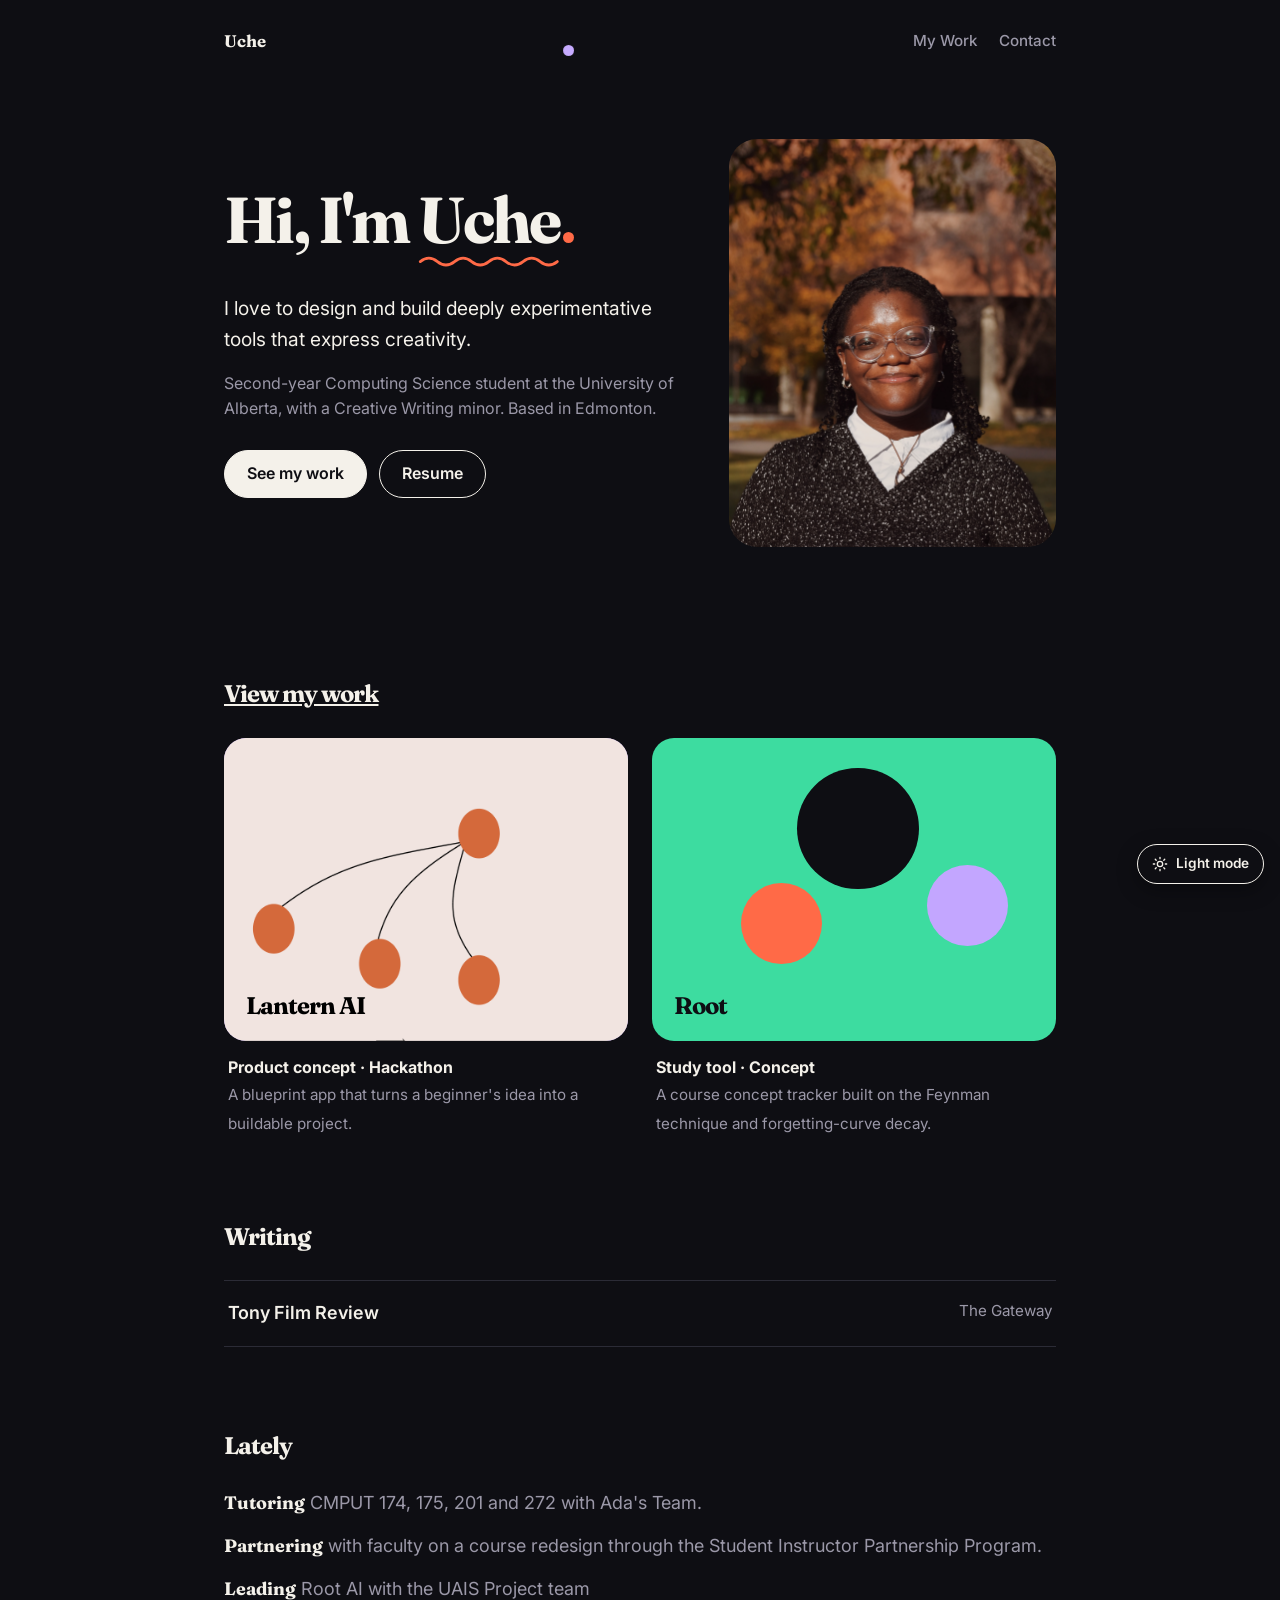
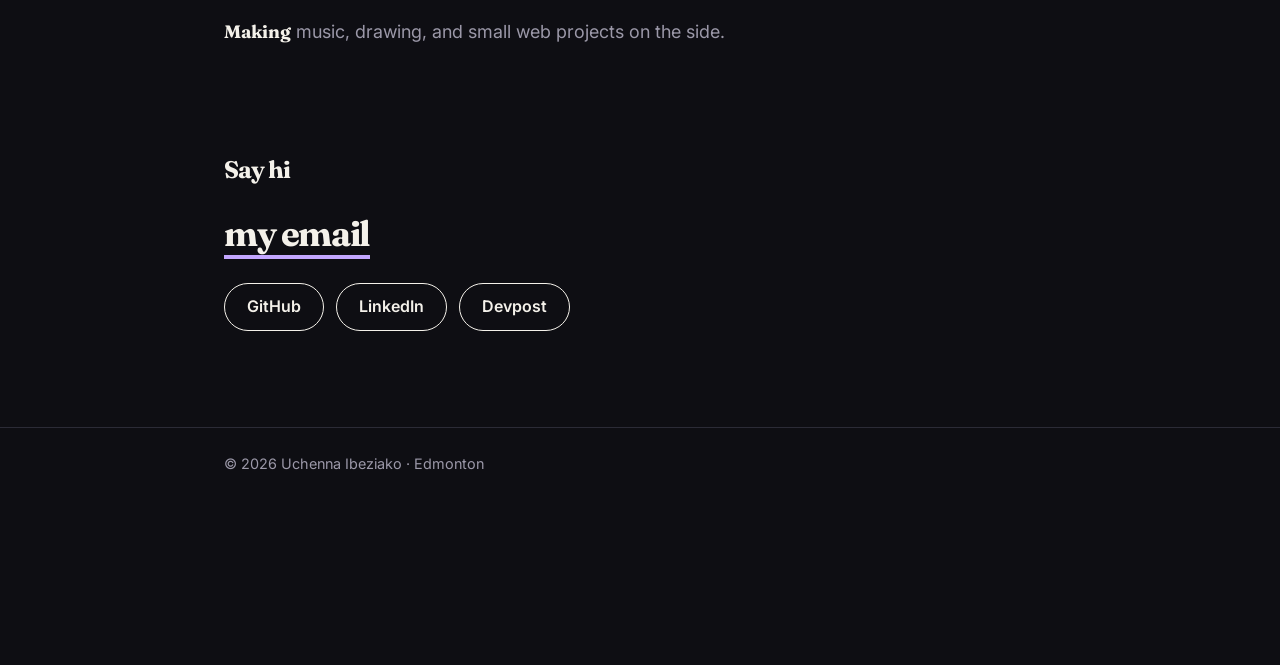
<file: index.html>
<!DOCTYPE html>
<html lang="en">
<head>
  <meta charset="UTF-8" />
  <meta name="viewport" content="width=device-width, initial-scale=1" />
  <meta name="color-scheme" content="dark" />
  <title>Uche | Designer &amp; Developer</title>
  <meta name="description" content="Uche is a computing science student and writer in Edmonton who likes to build and design things people can use." />
  <link rel="preconnect" href="https://fonts.googleapis.com" />
  <link rel="preconnect" href="https://fonts.gstatic.com" crossorigin />
  <link href="https://fonts.googleapis.com/css2?family=Fraunces:opsz,wght@9..144,700&family=Inter:wght@400;500;600&display=swap" rel="stylesheet" />  <link rel="stylesheet" href="./style.css" />
</head>
<body>

  <div class="cursor" aria-hidden="true"></div>

  <header class="top">
    <div class="wrap">
      <a class="logo" href="#">Uche</a>
      <nav>
        <a href="./work.html">My Work</a>
        <a href="#contact">Contact</a>
      </nav>
    </div>
  </header>

  <main class="wrap">

    <section class="hero">
      <div>
        <h1>Hi, I'm <span class="uche">Uche<svg class="wave" viewBox="0 0 124 8" preserveAspectRatio="none" aria-hidden="true"><path pathLength="1" d="M2 4 q7.5 -6 15 0 t15 0 t15 0 t15 0 t15 0 t15 0 t15 0 t15 0"/></svg></span><span class="dot" aria-hidden="true"></span></h1>
        <p>I love to design and build deeply experimentative tools that express creativity.</p>
        <p class="small">
          Second-year Computing Science student at the University of Alberta, with a Creative Writing minor.
          Based in Edmonton.
        </p>
        <div class="links">
          <a class="pill solid" href="./work.html">See my work</a>
          <!-- TODO: add your resume PDF to the repo and keep this link -->
          <a class="pill" href="./uche-resume.pdf">Resume</a>
        </div>
      </div>

      <!-- TODO: save your photo as photo.jpg next to this file. Until then the placeholder shows. -->
      <figure class="photo">
        <img src="./photos/main photo.25_VSCO.JPG" alt="Photo of Uche" onerror="this.remove()" />
      </figure>
    </section>

    <section id="work">
      <a href="work.html"><h2 class="label">View my work</h2></a>
      <div class="grid">

        <a class="card" href="Lantern-AI.html">
          <div class="cover c-lilac">
          <img src="./photos/Pasted-Graphic.png" alt="Lantern AI" onerror="this.remove()" />            
          <h3 style="color:#000">Lantern AI</h3>
          </div>
          <div class="meta"><strong>Product concept · Hackathon</strong><span>A blueprint app that turns a beginner's idea into a buildable project.</span></div>
        </a>

        <a class="card" href="RootAI.html">
          <div class="cover c-mint">
            <span class="shape s-root-1"></span><span class="shape s-root-2"></span><span class="shape s-root-3"></span>
            <h3>Root</h3>
          </div>
          <div class="meta"><strong>Study tool · Concept</strong><span>A course concept tracker built on the Feynman technique and forgetting-curve decay.</span></div>
        </a>

      </div>
    </section>     

    <section id="writing">
      <h2 class="label">Writing</h2>
      <ul class="list">
        <!-- TODO: swap in your real Gateway articles, with links -->
        <li><a href="https://thegatewayonline.ca/2026/10/film-review-tony/">Tony Film Review <span>The Gateway</span></a></li>
        </ul>
    </section>

    <section>
      <h2 class="label">Lately</h2>
      <div class="now">
        <p><b>Tutoring</b> CMPUT 174, 175, 201 and 272 with Ada's Team.</p>
        <p><b>Partnering</b> with faculty on a course redesign through the Student Instructor Partnership Program.</p>
        <p><b>Leading</b> Root AI with the UAIS Project team</p>
        <p><b>Making</b> music, drawing, and small web projects on the side.</p>
      </div>
    </section>

    <section id="contact" class="contact">
      <h2 class="label">Say hi</h2>

      <a class="big" href="mailto:ibeziako@ualberta.ca"> my email</a>
      <div class="socials">
        <a class="pill" href="https://github.com/janheko">GitHub</a>
        <a class="pill" href="https://www.linkedin.com/in/uchenna-ibeziako">LinkedIn</a>
        <a class="pill" href="https://devpost.com/ucibeziako">Devpost</a>

      </div>
    </section>

  </main>

  <footer>
    <div class="wrap">© <span id="year"></span> Uchenna Ibeziako · Edmonton</div>
  </footer>
  <!-- <div class="picker" aria-label="Font preview">
    <div class="row"><b>Headline</b><div class="btns" id="dispBtns"></div></div>
    <div class="row"><b>Body</b><div class="btns" id="bodyBtns"></div></div>
  </div> -->
  <script src="./script.js" defer></script>
</body>
</html>
</file>
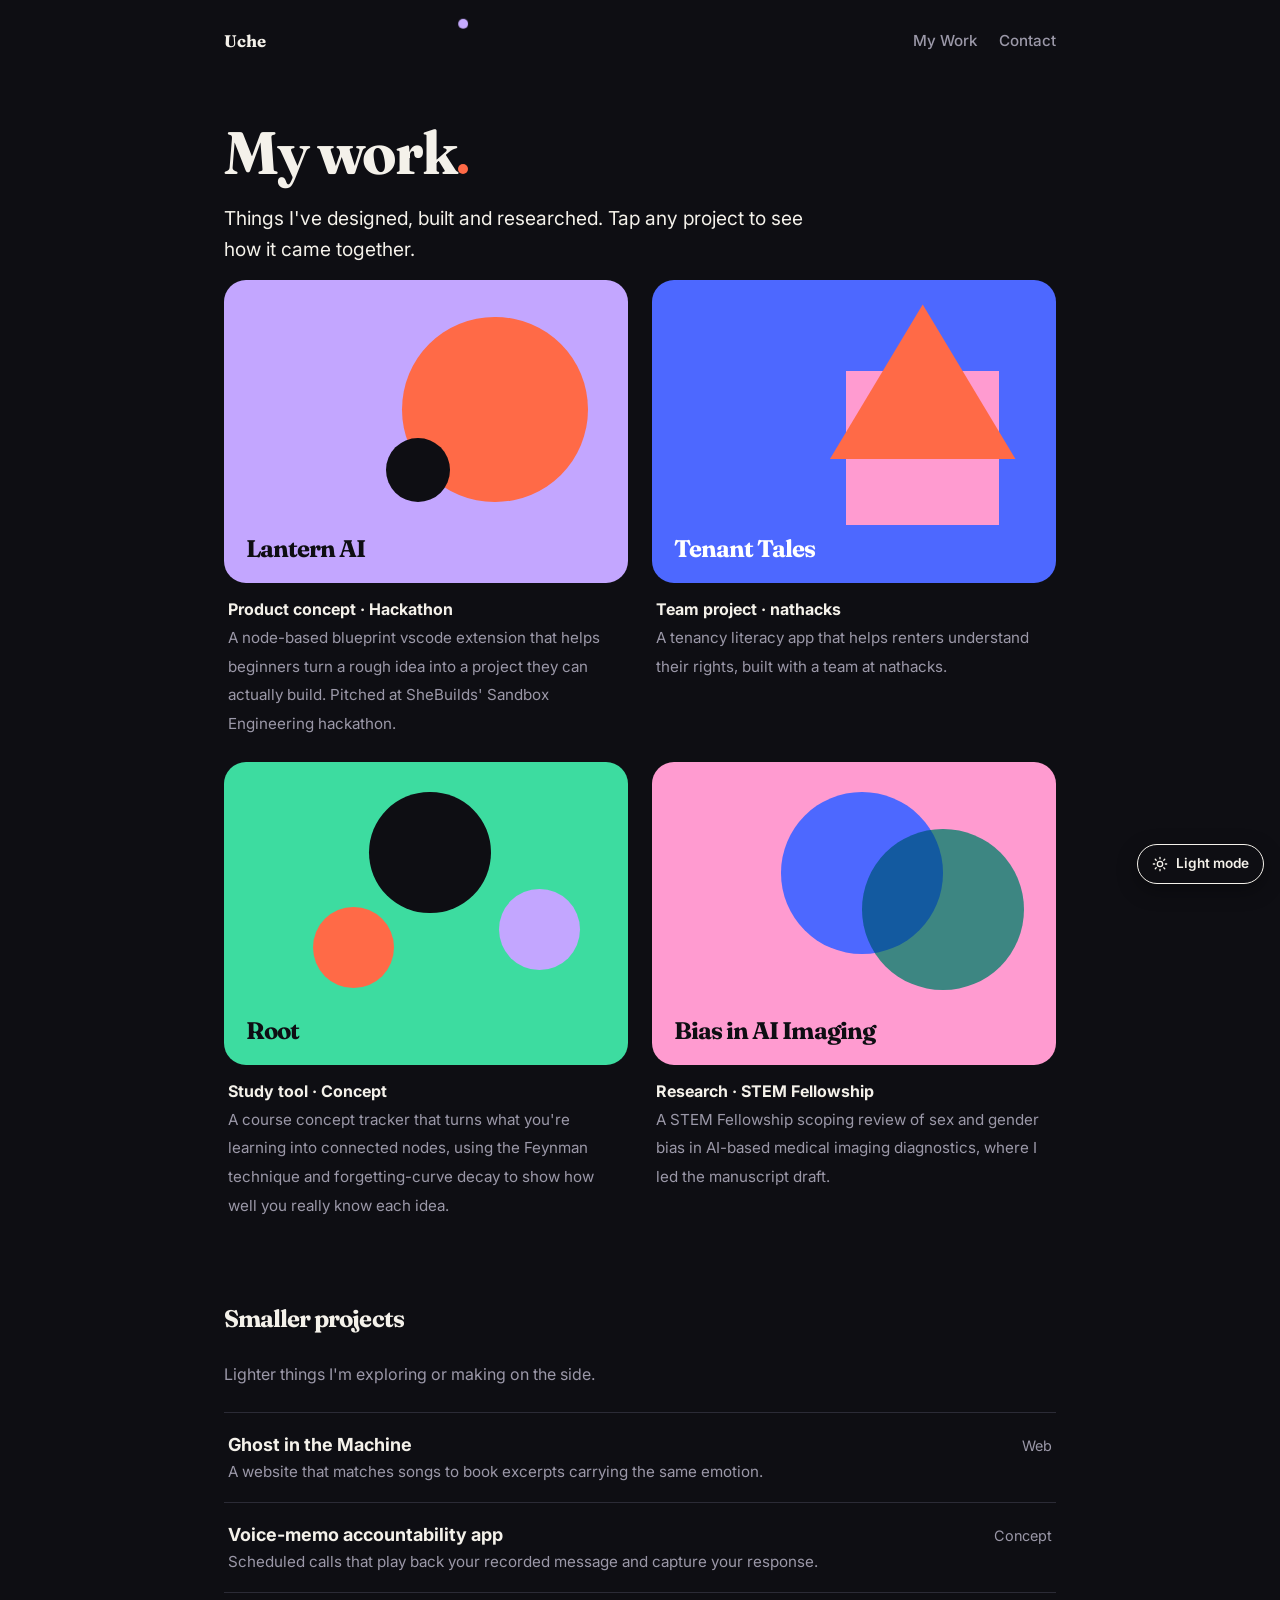
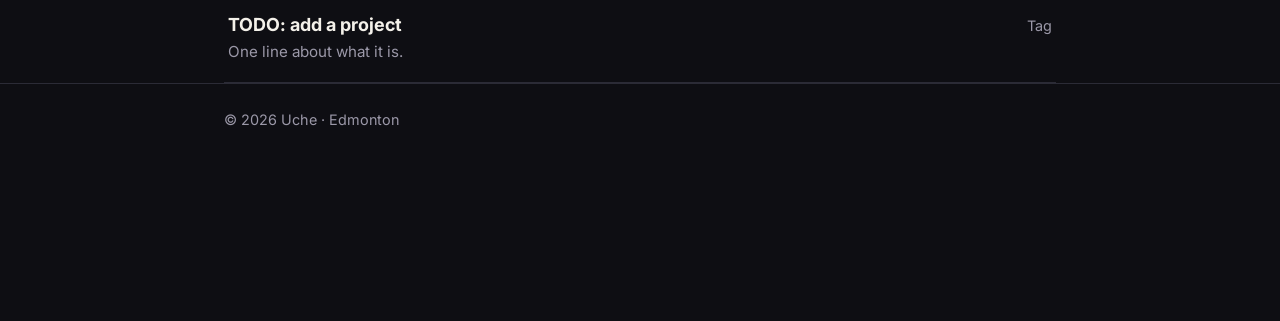
<file: about.html>
<!DOCTYPE html>
<html lang="en">
<head>
  <meta charset="UTF-8" />
  <meta name="viewport" content="width=device-width, initial-scale=1" />
  <meta name="color-scheme" content="dark" />
  <title>My work | Uche</title>
  <meta name="description" content="Projects by Uche: apps, concepts and research." />
  <link rel="preconnect" href="https://fonts.googleapis.com" />
  <link rel="preconnect" href="https://fonts.gstatic.com" crossorigin />
  <link href="https://fonts.googleapis.com/css2?family=Bricolage+Grotesque:opsz,wght@12..96,700;12..96,800&family=Fraunces:opsz,wght@9..144,700&family=Syne:wght@800&family=Space+Grotesk:wght@700&family=Instrument+Serif&family=Unbounded:wght@700&family=DM+Serif+Display&family=DM+Sans:wght@400;500;600&family=Inter:wght@400;500;600&family=Libre+Bodoni:wght@400;500;600&display=swap" rel="stylesheet" />
  <link rel="stylesheet" href="./style.css" />
</head>
<body>

  <div class="cursor" aria-hidden="true"></div>

  <header class="top">
    <div class="wrap">
      <a class="logo" href="index.html">Uche</a>
      <nav>
        <a href="work.html">My Work</a>
        <a href="index.html#contact">Contact</a>
      </nav>
    </div>
  </header>

  <main class="wrap">
    <section class="page-head">
      <h1 class="page-title">My work<span class="dot" aria-hidden="true"></span></h1>
      <p class="lede">Things I've designed, built and researched. Tap any project to see how it came together.</p>
    </section>

    <section>
      <div class="grid">

        <a class="card" href="lantern-ai.html">
          <div class="cover c-lilac">
            <span class="shape s-lantern-1"></span><span class="shape s-lantern-2"></span>
            <h3>Lantern AI</h3>
          </div>
          <div class="meta"><strong>Product concept · Hackathon</strong><span>A node-based blueprint vscode extension that helps beginners turn a rough idea into a project they can actually build. Pitched at SheBuilds' Sandbox Engineering hackathon.</span></div>
        </a>

        <a class="card" href="tenant-tales.html">
          <div class="cover c-cobalt">
            <span class="shape s-house-1"></span><span class="shape s-house-2"></span>
            <h3>Tenant Tales</h3>
          </div>
          <div class="meta"><strong>Team project · nathacks</strong><span>A tenancy literacy app that helps renters understand their rights, built with a team at nathacks.</span></div>
        </a>

        <a class="card" href="root.html">
          <div class="cover c-mint">
            <span class="shape s-root-1"></span><span class="shape s-root-2"></span><span class="shape s-root-3"></span>
            <h3>Root</h3>
          </div>
          <div class="meta"><strong>Study tool · Concept</strong><span>A course concept tracker that turns what you're learning into connected nodes, using the Feynman technique and forgetting-curve decay to show how well you really know each idea.</span></div>
        </a>

        <a class="card" href="bias-in-ai-imaging.html">
          <div class="cover c-pink">
            <span class="shape s-rev-1"></span><span class="shape s-rev-2"></span>
            <h3>Bias in AI Imaging</h3>
          </div>
          <div class="meta"><strong>Research · STEM Fellowship</strong><span>A STEM Fellowship scoping review of sex and gender bias in AI-based medical imaging diagnostics, where I led the manuscript draft.</span></div>
        </a>

      </div>
    </section>

    <section>
      <h2 class="label">Smaller projects</h2>
      <p class="lede small">Lighter things I'm exploring or making on the side.</p>
      <!-- TODO: edit these rows, or copy a row to add more. Delete any you don't want public. -->
      <ul class="rows">
        <li><div><strong>Ghost in the Machine</strong><span>A website that matches songs to book excerpts carrying the same emotion.</span></div><em>Web</em></li>
        <li><div><strong>Voice-memo accountability app</strong><span>Scheduled calls that play back your recorded message and capture your response.</span></div><em>Concept</em></li>
        <li><div><strong>TODO: add a project</strong><span>One line about what it is.</span></div><em>Tag</em></li>
      </ul>
    </section>

  </main>

  <footer>
    <div class="wrap">© <span id="year"></span> Uche · Edmonton</div>
  </footer>

  <script src="./script.js" defer></script>
</body>
</html>
</file>
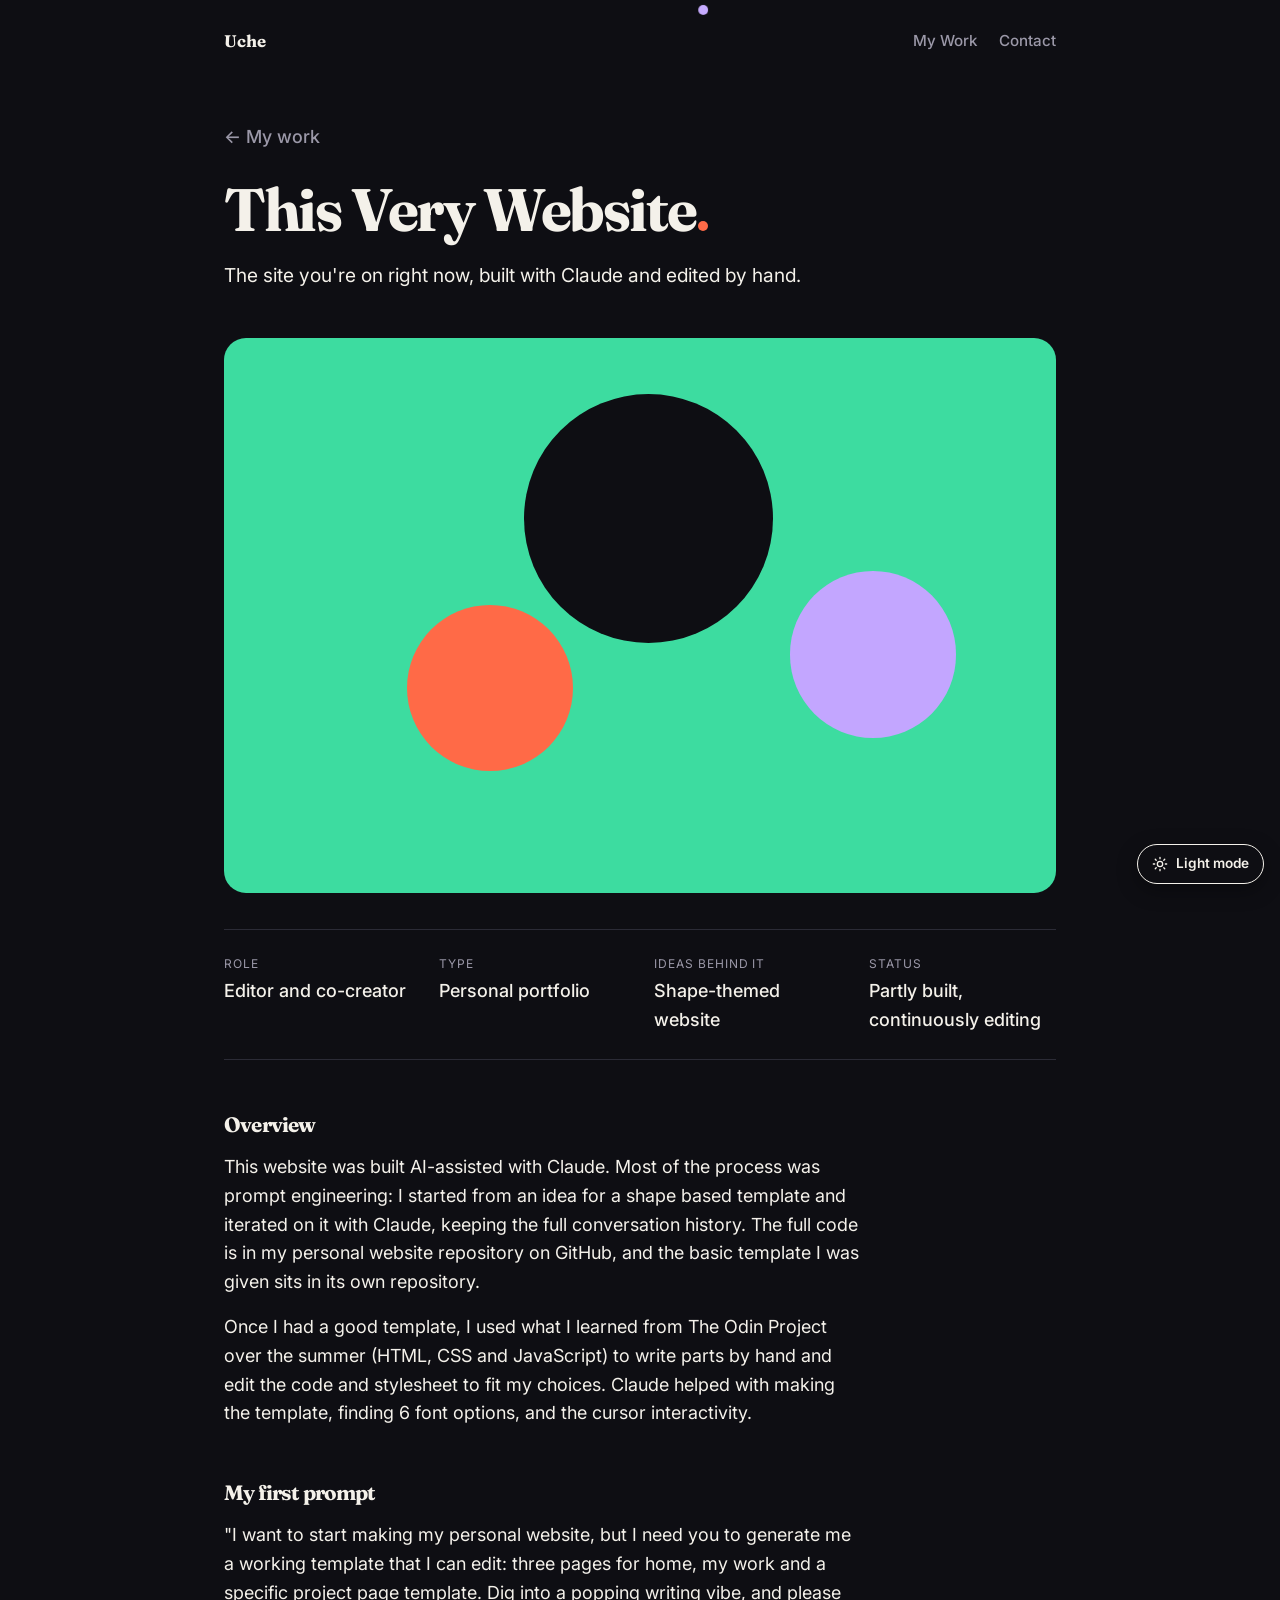
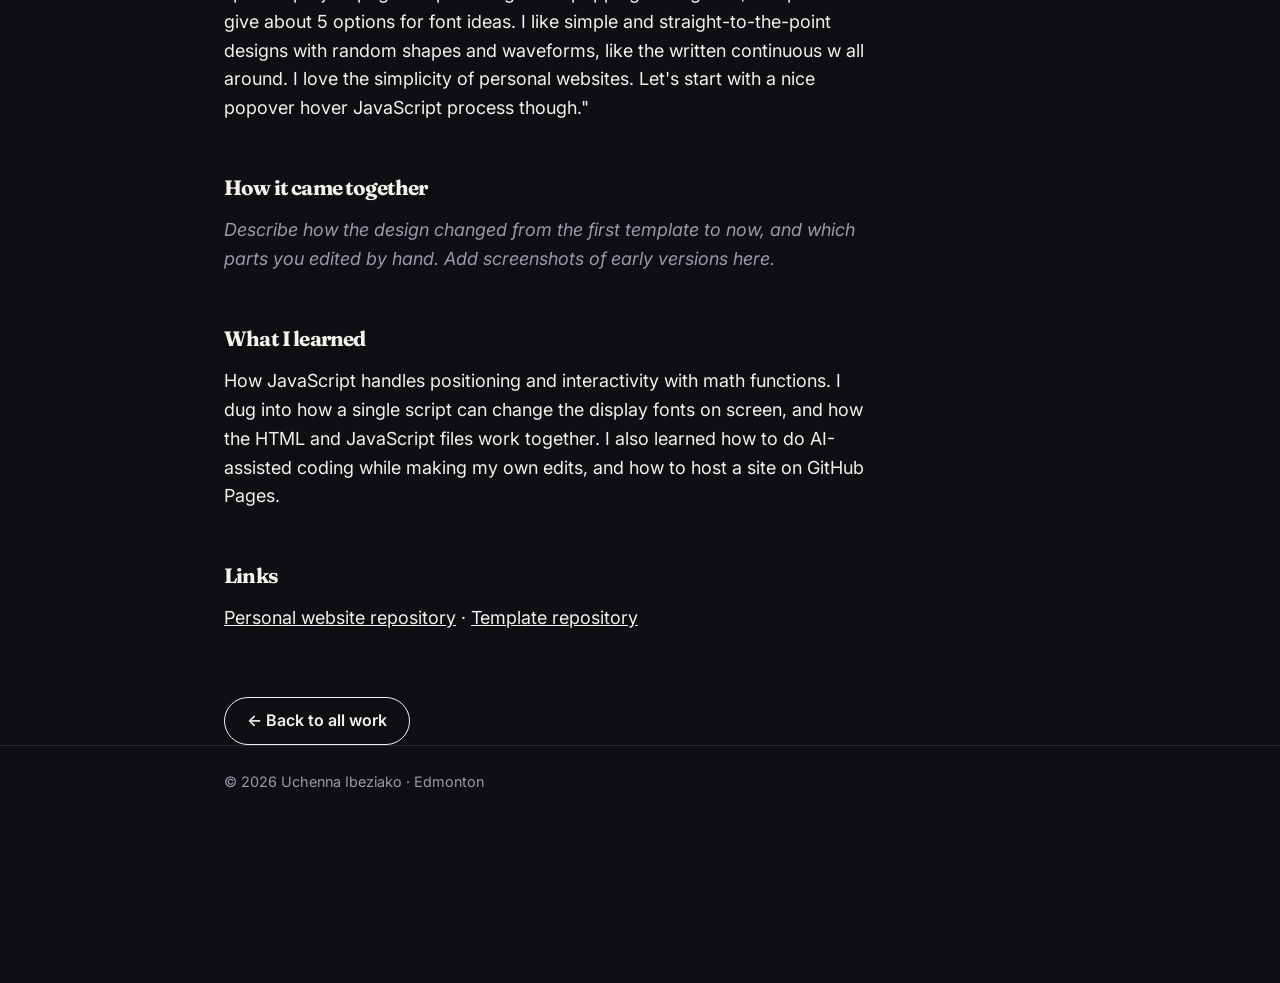
<file: faro.html>
<!DOCTYPE html>
<html lang="en">
<head>
<meta charset="UTF-8" />
<meta name="viewport" content="width=device-width, initial-scale=1" />
<meta name="color-scheme" content="dark" />
<title>This Very Website | Uche</title>
<meta name="description" content="The process of creating this personal website." />
<link rel="preconnect" href="https://fonts.googleapis.com" />
<link rel="preconnect" href="https://fonts.gstatic.com" crossorigin />
<link href="https://fonts.googleapis.com/css2?family=Fraunces:opsz,wght@9..144,700&family=Inter:wght@400;500;600&display=swap" rel="stylesheet" /><link rel="stylesheet" href="./style.css" />
</head>
<body>

<div class="cursor" aria-hidden="true"></div>

<header class="top">
<div class="wrap">
<a class="logo" href="index.html">Uche</a>
<nav>
<a href="work.html">My Work</a>
<a href="index.html#contact">Contact</a>
</nav>
</div>
</header>

<main class="wrap">
<article>
<section class="page-head">
<a class="back" href="work.html">← My work</a>
<h1 class="page-title">This Very Website<span class="dot" aria-hidden="true"></span></h1>
<p class="lede">The site you're on right now, built with Claude and edited by hand.</p>
</section>

<div class="cover wide c-mint"><span class="shape s-root-1"></span><span class="shape s-root-2"></span><span class="shape s-root-3"></span></div>

<dl class="facts">
<div>
<dt>Role</dt><dd>Editor and co-creator</dd>
</div>
<div>
<dt>Type</dt><dd>Personal portfolio</dd>
</div>
<div>
<dt>Ideas behind it</dt><dd>Shape-themed website</dd>
</div>
<div>
<dt>Status</dt><dd>Partly built, continuously editing</dd>
</div>
</dl>

<section class="prose">
<h2>Overview</h2>
<p>This website was built AI-assisted with Claude. Most of the process was prompt engineering: I started from an idea for a shape based template and iterated on it with Claude, keeping the full conversation history. The full code is in my personal website repository on GitHub, and the basic template I was given sits in its own repository.</p>
<p>Once I had a good template, I used what I learned from The Odin Project over the summer (HTML, CSS and JavaScript) to write parts by hand and edit the code and stylesheet to fit my choices. Claude helped with making the template, finding 6 font options, and the cursor interactivity.</p>

<h2>My first prompt</h2>
<p>"I want to start making my personal website, but I need you to generate me a working template that I can edit: three pages for home, my work and a specific project page template. Dig into a popping writing vibe, and please give about 5 options for font ideas. I like simple and straight-to-the-point designs with random shapes and waveforms, like the written continuous w all around. I love the simplicity of personal websites. Let's start with a nice popover hover JavaScript process though."</p>

<h2>How it came together</h2>
<!-- TODO: write a short paragraph or two on how the design changed over time (colors, dark mode, fonts, the cursor dot, the wave underline) and which parts you edited by hand. Screenshots of early versions would go well here. -->
<p class="todo">Describe how the design changed from the first template to now, and which parts you edited by hand. Add screenshots of early versions here.</p>

<h2>What I learned</h2>
<p>How JavaScript handles positioning and interactivity with math functions. I dug into how a single script can change the display fonts on screen, and how the HTML and JavaScript files work together. I also learned how to do AI-assisted coding while making my own edits, and how to host a site on GitHub Pages.</p>

<h2>Links</h2>
<!-- TODO: replace the two hrefs below with your real repository links -->
<p><a href="https://github.com/yourusername/your-website-repo">Personal website repository</a> · <a href="https://github.com/yourusername/your-template-repo">Template repository</a></p>
</section>

<p class="next"><a class="pill" href="work.html">← Back to all work</a></p>
</article>

</main>

<footer>
<div class="wrap">© <span id="year"></span> Uchenna Ibeziako · Edmonton</div>
</footer>

<script src="./script.js" defer></script>
</body>
</html>
</file>
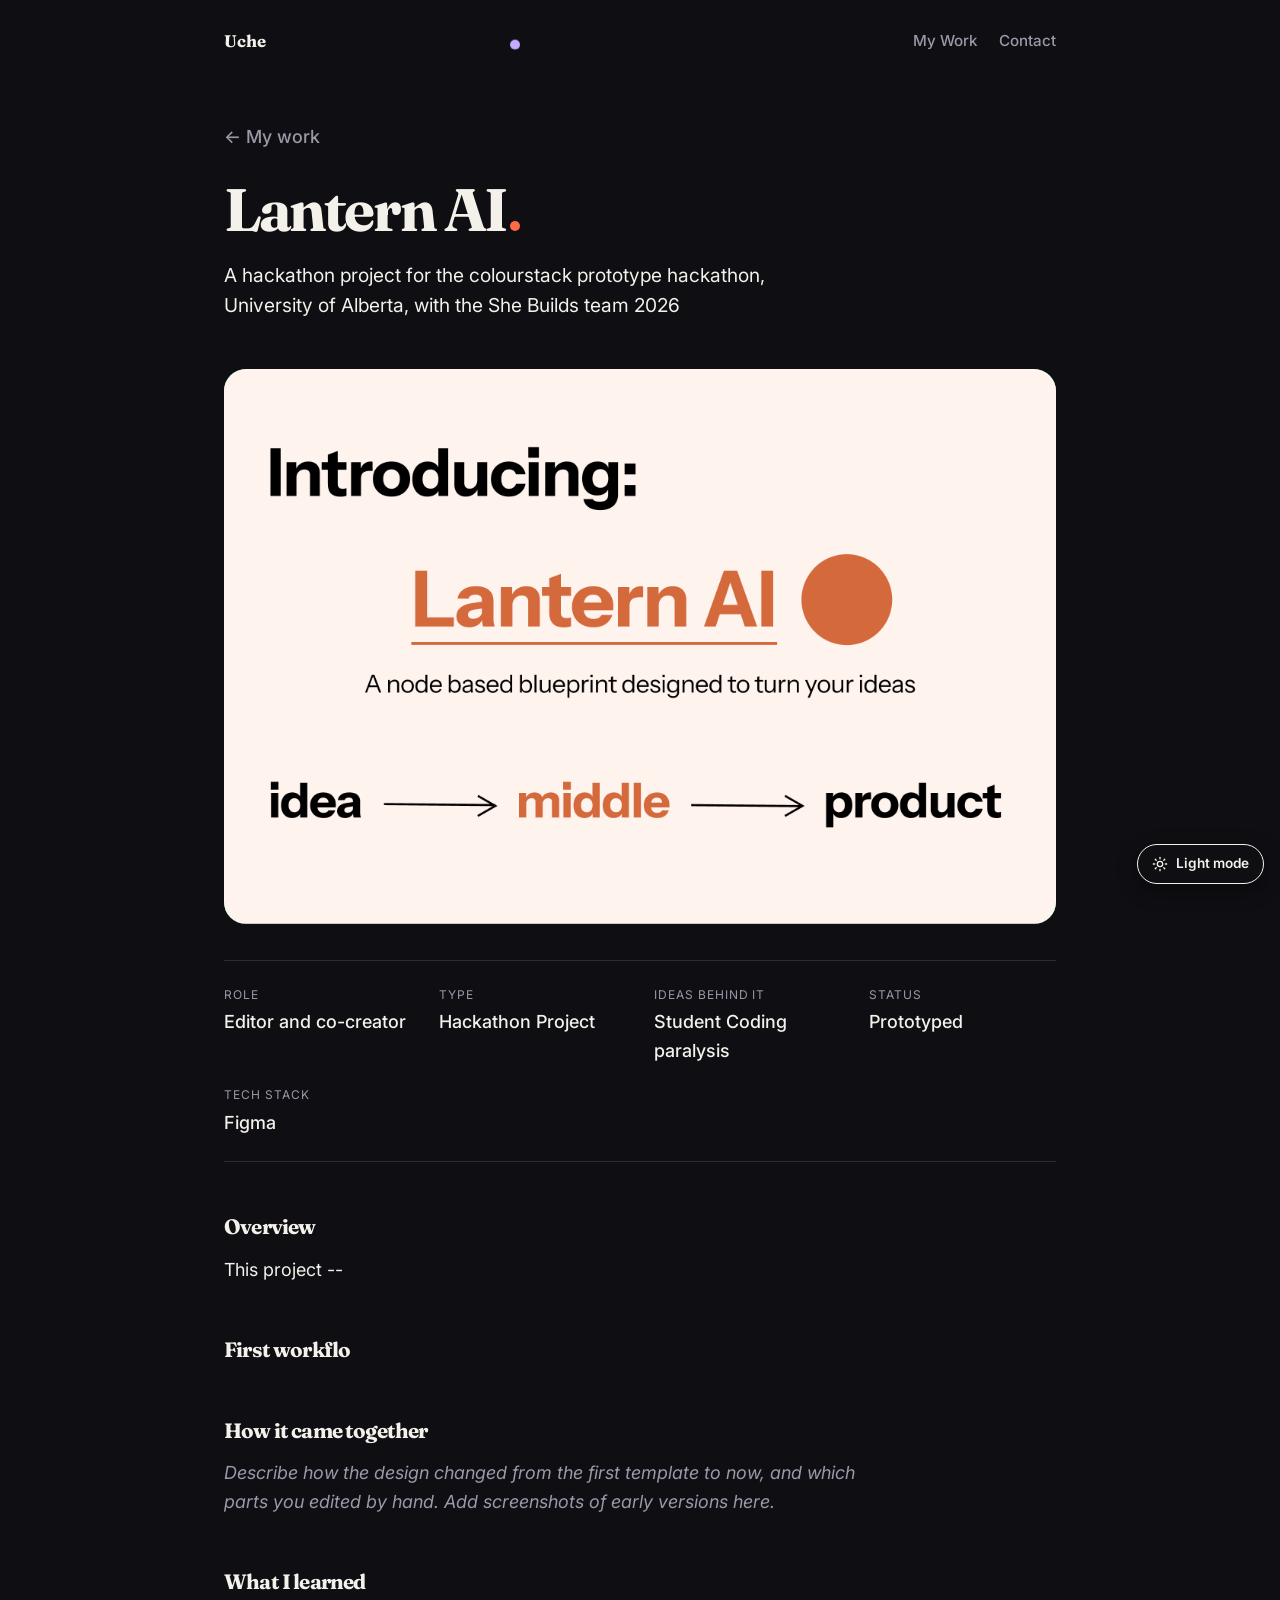
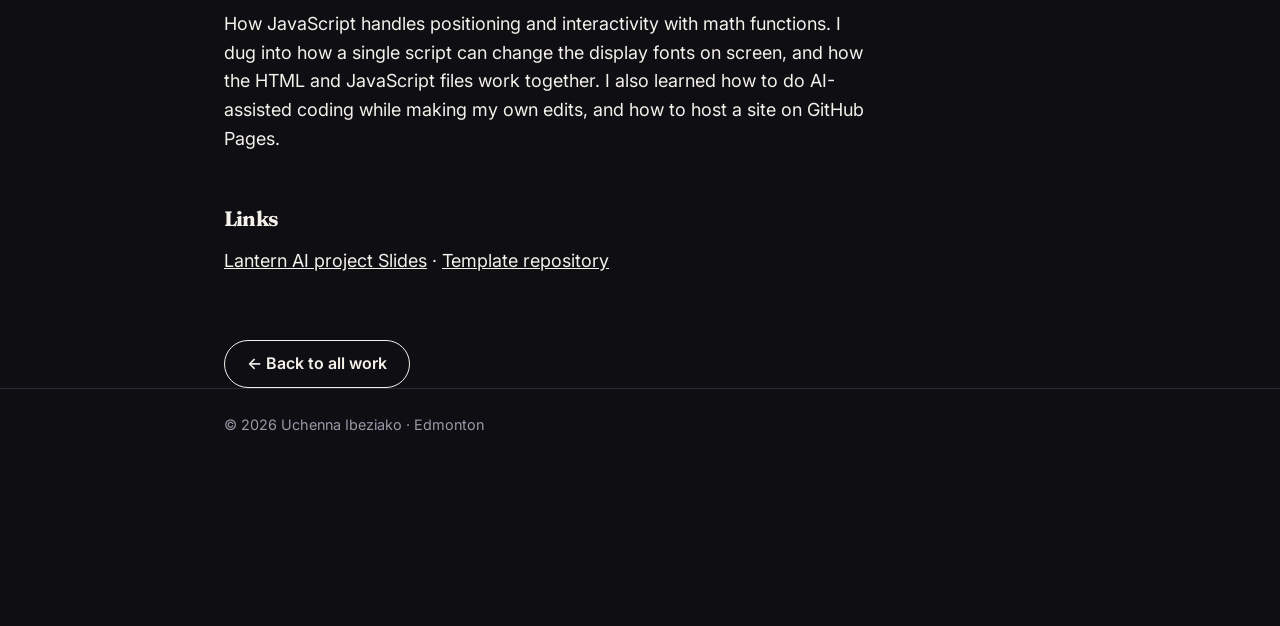
<file: Lantern-AI.html>
<!DOCTYPE html>
<html lang="en">
<head>
<meta charset="UTF-8" />
<meta name="viewport" content="width=device-width, initial-scale=1" />
<meta name="color-scheme" content="dark" />
<title>Lantern AI | Uche</title>
<meta name="description" content="The process of creating this personal website." />
<link rel="preconnect" href="https://fonts.googleapis.com" />
<link rel="preconnect" href="https://fonts.gstatic.com" crossorigin />
<link href="https://fonts.googleapis.com/css2?family=Fraunces:opsz,wght@9..144,700&family=Inter:wght@400;500;600&display=swap" rel="stylesheet" /><link rel="stylesheet" href="./style.css" />
</head>
<body>

<div class="cursor" aria-hidden="true"></div>

<header class="top">
<div class="wrap">
<a class="logo" href="index.html">Uche</a>
<nav>
<a href="work.html">My Work</a>
<a href="index.html#contact">Contact</a>
</nav>
</div>
</header>

<main class="wrap">
<article>
<section class="page-head">
<a class="back" href="work.html">← My work</a>
<h1 class="page-title">Lantern AI<span class="dot" aria-hidden="true"></span></h1>
<p class="lede">A hackathon project for the colourstack prototype hackathon, University of Alberta, with the She Builds team 2026</p>
</section>

<div class="cover wide c-mint">
  <img src="./photos/Introducing.png" alt="Project name" />
</div>
<dl class="facts">
<div>
<dt>Role</dt><dd>Editor and co-creator</dd>
</div>
<div>
<dt>Type</dt><dd>Hackathon Project</dd>
</div>
<div>
<dt>Ideas behind it</dt><dd>Student Coding paralysis</dd>
</div>
<div>
<dt>Status</dt><dd>Prototyped</dd>
</div>
<div>
<dt>Tech Stack</dt><dd>Figma</dd>
</div>
</dl>

<section class="prose">
<h2>Overview</h2>
<p>This project --</p>

<h2>First workflo
</h2>

<h2>How it came together</h2>
<!-- TODO: write a short paragraph or two on how the design changed over time (colors, dark mode, fonts, the cursor dot, the wave underline) and which parts you edited by hand. Screenshots of early versions would go well here. -->
<p class="todo">Describe how the design changed from the first template to now, and which parts you edited by hand. Add screenshots of early versions here.</p>

<h2>What I learned</h2>
<p>How JavaScript handles positioning and interactivity with math functions. I dug into how a single script can change the display fonts on screen, and how the HTML and JavaScript files work together. I also learned how to do AI-assisted coding while making my own edits, and how to host a site on GitHub Pages.</p>

<h2>Links</h2>
<p><a href="https://www.figma.com/deck/Epm3qSWhaM7TWAYHZ91bam">Lantern AI project Slides</a> · <a href="https://www.figma.com/design/eRyX55rhddv7TNRur7KEzQ/shebuilds_PrototypeLink?node-id=0-1&t=sOOcQOLhF8r5W8Ih-1">Template repository</a></p>
</section>

<p class="next"><a class="pill" href="work.html">← Back to all work</a></p>
</article>

</main>

<footer>
<div class="wrap">© <span id="year"></span> Uchenna Ibeziako · Edmonton</div>
</footer>

<script src="./script.js" defer></script>
</body>
</html>
</file>
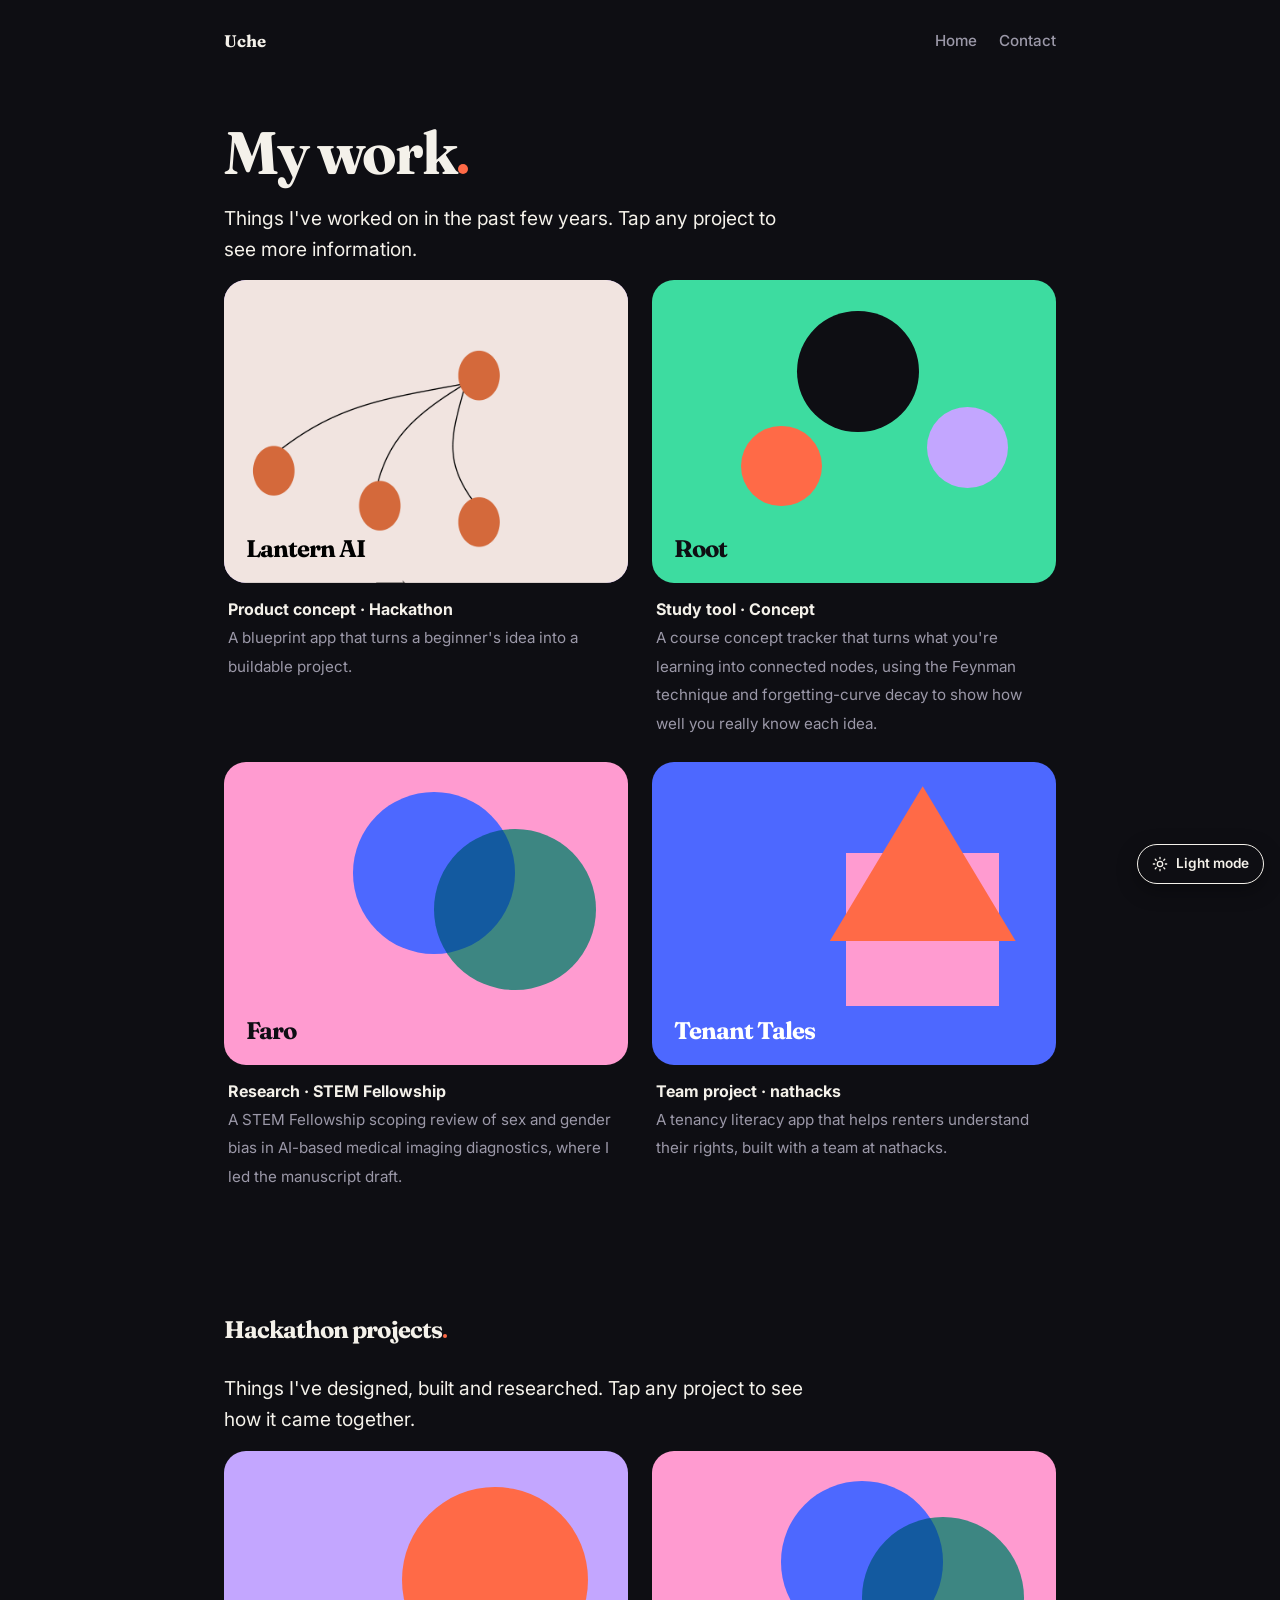
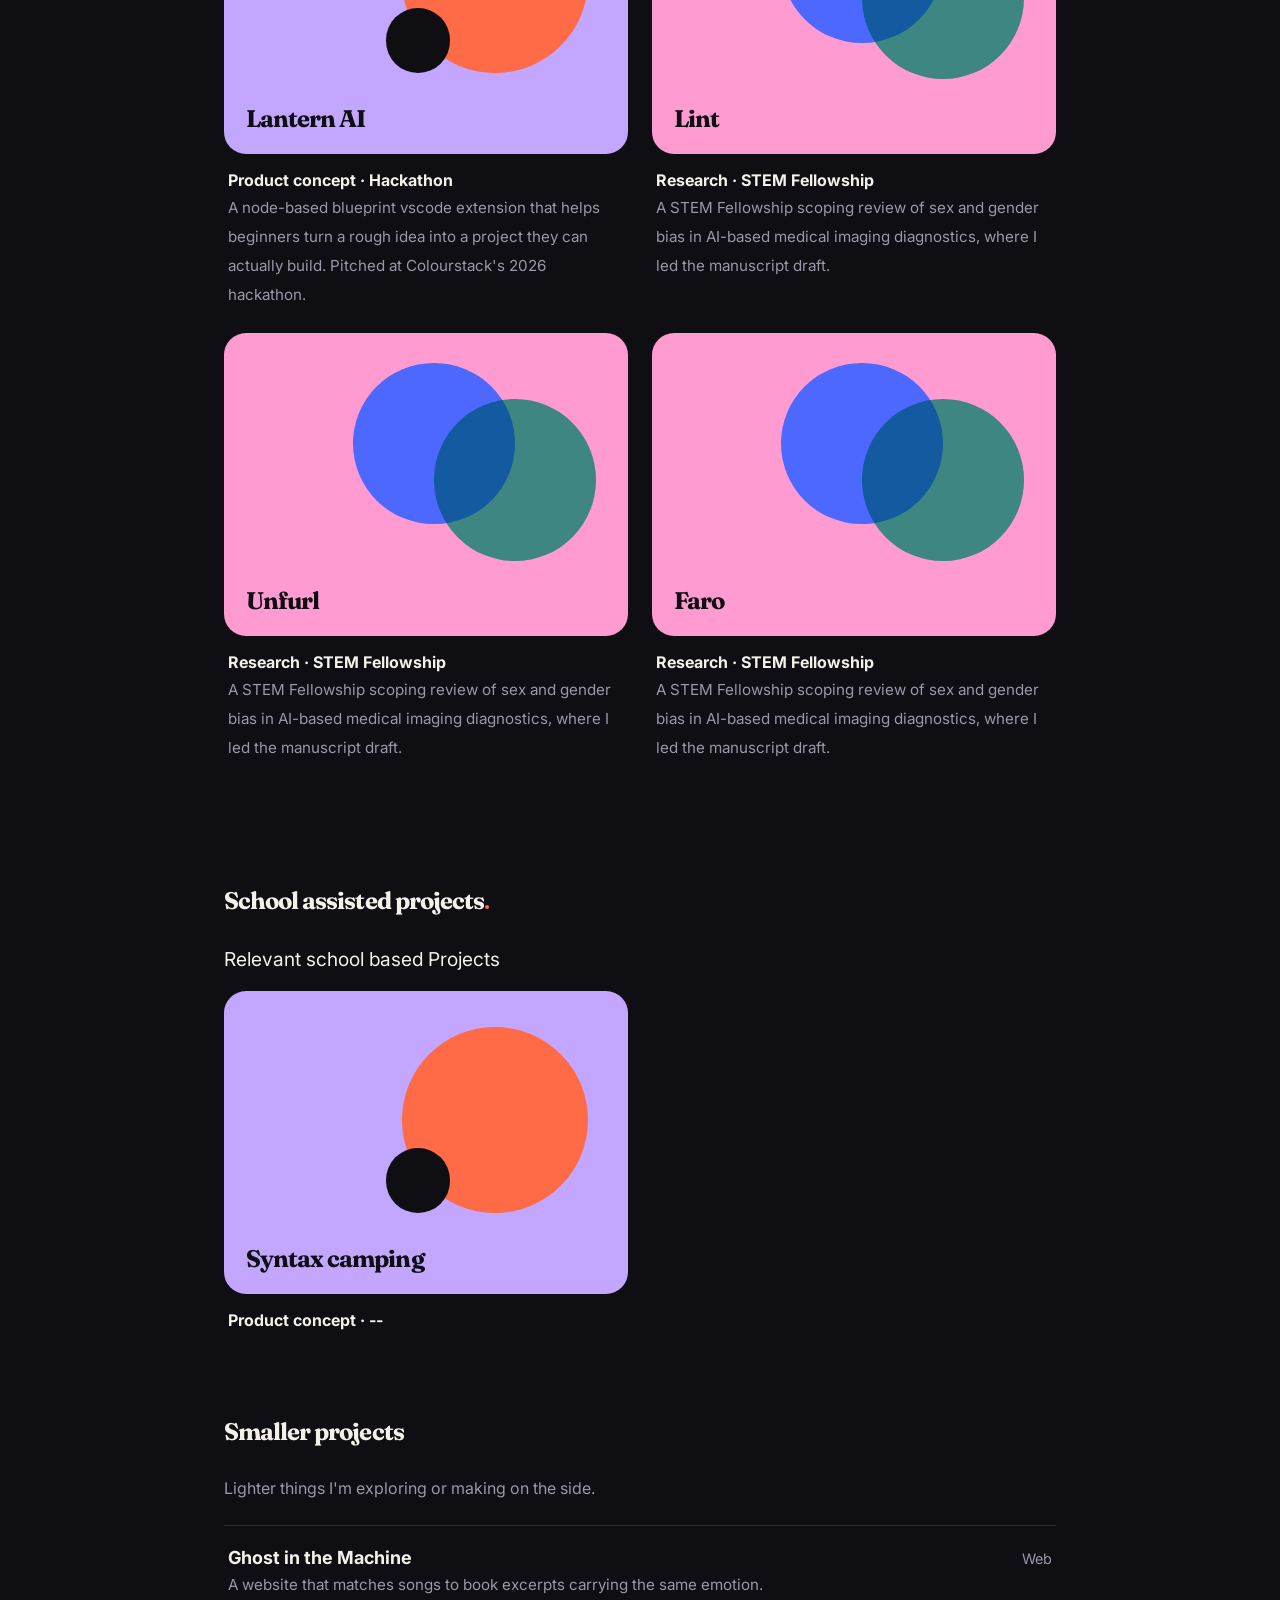
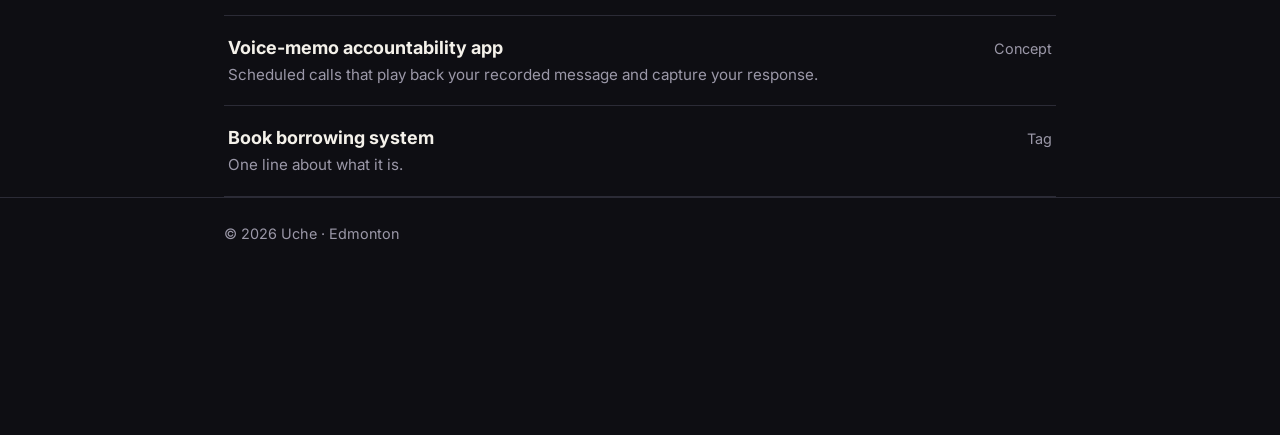
<file: work.html>
<!DOCTYPE html>
<html lang="en">
<head>
  <meta charset="UTF-8" />
  <meta name="viewport" content="width=device-width, initial-scale=1" />
  <meta name="color-scheme" content="dark" />
  <title>My work | Uche</title>
  <meta name="description" content="Projects by Uche: apps, concepts and research." />
  <link rel="preconnect" href="https://fonts.googleapis.com" />
  <link rel="preconnect" href="https://fonts.gstatic.com" crossorigin />
  <link href="https://fonts.googleapis.com/css2?family=Fraunces:opsz,wght@9..144,700&family=Inter:wght@400;500;600&display=swap" rel="stylesheet" />  <link rel="stylesheet" href="./style.css" />
</head>
<body>

  <div class="cursor" aria-hidden="true"></div>

  <header class="top">
    <div class="wrap">
      <a class="logo" href="index.html">Uche</a>
      <nav>
        <a href="index.html">Home</a>
        <a href="index.html#contact">Contact</a>
      </nav>
    </div>
  </header>

  <main class="wrap">
    <section class="page-head">
      <h1 class="page-title">My work<span class="dot" aria-hidden="true"></span></h1>
      <p class="lede">Things I've worked on in the past few years. Tap any project to see more information.</p>
    </section>

    <section>
      <div class="grid">

        <a class="card" href="Lantern-AI.html">
          <div class="cover c-lilac">
          <img src="./photos/Pasted-Graphic.png" alt="Lantern AI" onerror="this.remove()" />            
          <h3 style="color:#000">Lantern AI</h3>
          </div>
          <div class="meta"><strong>Product concept · Hackathon</strong><span>A blueprint app that turns a beginner's idea into a buildable project.</span></div>
        </a>

        <a class="card" href="RootAI.html">
          <div class="cover c-mint">
            <span class="shape s-root-1"></span><span class="shape s-root-2"></span><span class="shape s-root-3"></span>
            <h3>Root</h3>
          </div>
          <div class="meta"><strong>Study tool · Concept</strong><span>A course concept tracker that turns what you're learning into connected nodes, using the Feynman technique and forgetting-curve decay to show how well you really know each idea.</span></div>
        </a>

        <a class="card" href="faro.html">
          <div class="cover c-pink">
            <span class="shape s-rev-1"></span><span class="shape s-rev-2"></span>
            <h3>Faro</h3>
          </div>
          <div class="meta"><strong>Research · STEM Fellowship</strong><span>A STEM Fellowship scoping review of sex and gender bias in AI-based medical imaging diagnostics, where I led the manuscript draft.</span></div>
        </a>

        <a class="card" href="tenant-tales.html">
          <div class="cover c-cobalt">
            <span class="shape s-house-1"></span><span class="shape s-house-2"></span>
            <h3>Tenant Tales</h3>
          </div>
          <div class="meta"><strong>Team project · nathacks</strong><span>A tenancy literacy app that helps renters understand their rights, built with a team at nathacks.</span></div>
        </a>

         </div>
    </section>


    <section class="page-head">
      <h2 class="label">Hackathon projects<span class="dot" aria-hidden="true"></span></h1>
      <p class="lede">Things I've designed, built and researched. Tap any project to see how it came together.</p>
    </section>

    <section>
      <div class="grid">

        <a class="card" href="lantern-ai.html">
          <div class="cover c-lilac">
            <span class="shape s-lantern-1"></span><span class="shape s-lantern-2"></span>
            <h3>Lantern AI</h3>
          </div>
          <div class="meta"><strong>Product concept · Hackathon</strong><span>A node-based blueprint vscode extension 
            that helps beginners turn a rough idea into a project
             they can actually build. Pitched at Colourstack's 2026
              hackathon.</span></div>
        </a>
        <a class="card" href="lint.html">
          <div class="cover c-pink">
            <span class="shape s-rev-1"></span><span class="shape s-rev-2"></span>
            <h3>Lint</h3>
          </div>
          <div class="meta"><strong>Research · STEM Fellowship</strong><span>A STEM Fellowship scoping review 
            of sex and gender bias in AI-based medical imaging diagnostics,
             where I led the manuscript draft.</span></div>
        </a>

        <a class="card" href="this-very-website.html">
          <div class="cover c-pink">
            <span class="shape s-rev-1"></span><span class="shape s-rev-2"></span>
            <h3>Unfurl</h3>
          </div>
          <div class="meta"><strong>Research · STEM Fellowship</strong><span>A STEM Fellowship scoping review of sex and gender bias in AI-based medical imaging diagnostics, where I led the manuscript draft.</span></div>
        </a>

        <a class="card" href="this-very-website.html">
          <div class="cover c-pink">
            <span class="shape s-rev-1"></span><span class="shape s-rev-2"></span>
            <h3>Faro</h3>
          </div>
          <div class="meta"><strong>Research · STEM Fellowship</strong><span>A STEM Fellowship scoping review of sex and gender bias in AI-based medical imaging diagnostics, where I led the manuscript draft.</span></div>
        </a>

      </div>
    </section>

    <section class="page-head">
      <h2 class="label">School assisted projects<span class="dot" aria-hidden="true"></span></h1>
      <p class="lede">Relevant school based Projects</p>
    </section>

    <section>
      <div class="grid">

        <a class="card" href="lantern-ai.html">
          <div class="cover c-lilac">
            <span class="shape s-lantern-1"></span><span class="shape s-lantern-2"></span>
            <h3>Syntax camping</h3>
          </div>
          <div class="meta"><strong>Product concept · --</strong><span></span></div>
        </a>

         </div>
    </section>



    <section>
      <h2 class="label">Smaller projects</h2>
      <p class="lede small">Lighter things I'm exploring or making on the side.</p>
      <!-- TODO: edit these rows, or copy a row to add more. Delete any you don't want public. -->
      <ul class="rows">
        <li><div><strong>Ghost in the Machine</strong><span>A website that matches songs to book excerpts carrying the same emotion.</span></div><em>Web</em></li>
        <li><div><strong>Voice-memo accountability app</strong><span>Scheduled calls that play back your recorded message and capture your response.</span></div><em>Concept</em></li>
        <li><div><strong> Book borrowing system </strong><span>One line about what it is.</span></div><em>Tag</em></li>
      </ul>
    </section>

  </main>

  <footer>
    <div class="wrap">© <span id="year"></span> Uche · Edmonton</div>
  </footer>

  <script src="./script.js" defer></script>
</body>
</html>
</file>
<file: style.css>
:root {
  --bg: #0e0e13;
  --text: #f4f1ea;
  --muted: #9b98a8;
  --line: #2b2b36;
  --dark: #0e0e13;
  --tomato: #ff6a47;
  --neong: #3feb87;
  --cobalt: #4d68ff;
  --mint: #3ddca0;
  --pink: #ff9bd0;
  --lilac: #c3a6ff;
  --cursor-blend: screen;
  --dw: 700;
  --dls: -0.04em;
  --dscale: 0.78;
  --display: "Fraunces", Georgia, serif;
  --body: "Inter", system-ui, sans-serif;
}

* { box-sizing: border-box; }
html { scroll-behavior: smooth; }

body {
  margin: 0;
  background: var(--bg);
  color: var(--text);
  font-family: var(--body);
  font-size: 18px;
  line-height: 1.6;
}

a { color: inherit; }
::selection { background: var(--pink); color: var(--dark); }

.wrap { max-width: 880px; margin: 0 auto; padding: 0 24px; }

/* the dot is the cursor (only when JS is running on a mouse device) */
html.has-cursor, html.has-cursor a, html.has-cursor .pill { cursor: none; }
.cursor {
  position: fixed; left: 0; top: 0; z-index: 9999;
  width: 14px; height: 14px; border-radius: 50%;
  background: var(--lilac);
  mix-blend-mode: var(--cursor-blend);
  pointer-events: none;
  opacity: 0;
  will-change: transform, width, height;
}

/* top bar */
.top { padding: 28px 0; }
.top .wrap { display: flex; justify-content: space-between; align-items: center; }
.logo { font-family: var(--display); font-weight: var(--dw); font-size: 1.05rem; text-decoration: none; }
.top nav { display: flex; gap: 22px; font-size: 0.95rem; color: var(--muted); }
.top nav a { text-decoration: none; font-weight: 500; transition: color 0.15s; }
.top nav a:hover { color: var(--text); }

/* hero */
.hero { padding: 56px 0 48px; display: grid; grid-template-columns: 1.4fr 1fr; gap: 48px; align-items: center; }
.hero h1 {
  font-family: var(--display);
  font-weight: var(--dw);
  font-size: calc(clamp(2.8rem, 8vw, 5.2rem) * var(--dscale));
  line-height: 1;
  letter-spacing: var(--dls);
  margin: 0 0 40px;
}

/* name underlined with a hand-drawn wave */
.uche { position: relative; display: inline-block; }
.wave {
  position: absolute; left: 0; bottom: -0.2em;
  width: 100%; height: auto; display: block; overflow: visible;
  pointer-events: none;
}
.wave path {
  fill: none; stroke: var(--tomato); stroke-width: 2.4; stroke-linecap: round;
  stroke-dasharray: 1; stroke-dashoffset: 1;
  animation: draw 1s ease 0.3s forwards;
}
@keyframes draw { to { stroke-dashoffset: 0; } }
.hero h1:hover .wave { animation: wiggle 0.6s ease; transform-origin: center; }
@keyframes wiggle { 0%,100% { transform: scaleY(1); } 40% { transform: scaleY(1.6); } 70% { transform: scaleY(0.7); } }

/* the period after the name */
.dot {
  display: inline-block; width: 0.17em; height: 0.17em; margin-left: 0.05em;
  border-radius: 50%; background: var(--tomato);
}
html.live .dot { opacity: 0; }

.hero p { font-size: 1.2rem; max-width: 520px; margin: 0 0 16px; }
.hero p.small { color: var(--muted); font-size: 1rem; }
.hero .links { margin-top: 28px; display: flex; gap: 12px; flex-wrap: wrap; }

.pill {
  display: inline-block; padding: 10px 22px; border-radius: 999px;
  border: 1.5px solid var(--text); font-weight: 600; text-decoration: none; font-size: 1rem;
  transition: transform 0.15s, background 0.15s, color 0.15s, border-color 0.15s;
}
.pill:hover { transform: translateY(-2px); background: var(--neong); border-color: var(--pink); color: var(--dark); }
.pill.solid { background: var(--text); color: var(--bg); }
.pill.solid:hover { color: var(--dark); }

/* photo spot */
.photo {
  position: relative; margin: 0; overflow: hidden;
  aspect-ratio: 4 / 5;
  border-radius: 28px;
  display: flex; align-items: center; justify-content: center; text-align: center;
}

.photo img { position: absolute; inset: 0; width: 100%; height: 100%; object-fit: cover; }

/* section headings */
.label {
  font-family: var(--display); font-weight: var(--dw); font-size: 1.5rem; letter-spacing: var(--dls);
  margin: 80px 0 24px;
}

/* project cards */
.grid { display: grid; grid-template-columns: repeat(2, 1fr); gap: 24px; }
.card { text-decoration: none; display: block; }
.cover {
  position: relative; overflow: hidden;
  aspect-ratio: 4 / 3;
  border-radius: 22px;
  padding: 22px;
  display: flex; align-items: flex-end;
  color: var(--dark);
  transition: transform 0.25s;
}
.card:hover .cover { transform: translateY(-5px); }
.cover h3 {
  position: relative; z-index: 2;
  font-family: var(--display); font-weight: var(--dw); font-size: 1.5rem; line-height: 1.02; letter-spacing: var(--dls); margin: 0;
}
.card .meta { padding: 14px 4px 0; }
.card .meta strong { display: block; font-size: 1rem; }
.card .meta span { color: var(--muted); font-size: 0.95rem; }

/* cover colors + shapes */
.c-lilac { background: var(--lilac); }
.c-cobalt { background: var(--cobalt); color: #fff; }
.c-mint { background: var(--mint); }
.c-pink { background: var(--pink); }

.shape { position: absolute; transition: transform 0.4s; }
.card:hover .shape { transform: rotate(12deg) scale(1.05); }

/* Lantern */
.s-lantern-1 { width: 46%; aspect-ratio: 1; border-radius: 50%; background: var(--tomato); top: 12%; right: 10%; }
.s-lantern-2 { width: 16%; aspect-ratio: 1; border-radius: 50%; background: var(--bg); top: 52%; right: 44%; }

/* Tenant Tales */
.s-house-1 { width: 38%; aspect-ratio: 1; background: var(--pink); right: 14%; top: 30%; }
.s-house-2 { width: 46%; aspect-ratio: 1.2; background: var(--tomato); right: 10%; top: 8%; clip-path: polygon(50% 0, 100% 100%, 0 100%); }

/* Root */
.s-root-1 { width: 30%; aspect-ratio: 1; border-radius: 50%; background: var(--bg); top: 10%; right: 34%; }
.s-root-2 { width: 20%; aspect-ratio: 1; border-radius: 50%; background: var(--lilac); top: 42%; right: 12%; }
.s-root-3 { width: 20%; aspect-ratio: 1; border-radius: 50%; background: var(--tomato); top: 48%; right: 58%; }

/* Review */
.s-rev-1 { width: 40%; aspect-ratio: 1; border-radius: 50%; background: var(--cobalt); top: 10%; right: 28%; }
.s-rev-2 { width: 40%; aspect-ratio: 1; border-radius: 50%; background: var(--mint); top: 22%; right: 8%; mix-blend-mode: multiply; }

/* writing list */
.list { list-style: none; padding: 0; margin: 0; border-top: 1.5px solid var(--line); }
.list li { border-bottom: 1.5px solid var(--line); }
.list a {
  display: flex; justify-content: space-between; gap: 16px; padding: 18px 4px;
  text-decoration: none; font-weight: 600; transition: padding 0.15s, background 0.15s;
}
.list a:hover { background: var(--pink); color: var(--dark); padding-left: 16px; }
.list span { color: var(--muted); font-weight: 400; font-size: 0.95rem; white-space: nowrap; }
.list a:hover span { color: var(--dark); }

/* lately */
.now { display: grid; gap: 14px; }
.now p { margin: 0; color: var(--muted); }
.now b { font-family: var(--display); font-weight: var(--dw); color: var(--text); }

/* contact */
.contact { padding: 24px 0 96px; }
.contact a.big {
  font-family: var(--display); font-weight: var(--dw); letter-spacing: var(--dls);
  font-size: clamp(1.3rem, 4.6vw, 2.2rem); overflow-wrap: anywhere; text-decoration: none; line-height: 1.2;
  border-bottom: 4px solid var(--lilac);
  transition: background 0.15s;
}
.contact a.big:hover { background: var(--lilac); color: var(--dark); }
.contact .socials { margin-top: 28px; display: flex; gap: 12px; flex-wrap: wrap; }

footer { border-top: 1.5px solid var(--line); padding: 24px 0 40px; font-size: 0.9rem; color: var(--muted); }

@media (max-width: 720px) {
  .hero { grid-template-columns: 1fr; gap: 36px; padding-top: 32px; }
  .photo { max-width: 320px; }
  .grid { grid-template-columns: 1fr; }
  .top nav { gap: 14px; }
}

@media (prefers-reduced-motion: reduce) {
  * { transition: none !important; }
}

/* sub-pages */
.page-head { padding: 40px 0 8px; }
.page-title {
  font-family: var(--display); font-weight: var(--dw);
  font-size: calc(clamp(2.6rem, 8vw, 4.8rem) * var(--dscale));
  line-height: 1; letter-spacing: var(--dls); margin: 0 0 20px;
}
.lede { font-size: 1.2rem; max-width: 580px; margin: 0 0 8px; }
.lede.small { font-size: 1rem; color: var(--muted); margin-bottom: 24px; }
.back { display: inline-block; margin-bottom: 28px; color: var(--muted); text-decoration: none; font-weight: 500; transition: color 0.15s; }
.back:hover { color: var(--text); }
.more { margin: 32px 0 0; }
.next { margin: 64px 0 0; }

.cover.wide { aspect-ratio: 3 / 2; margin-top: 32px; }

.facts { display: grid; grid-template-columns: repeat(auto-fit, minmax(170px, 1fr)); gap: 20px 28px; margin: 36px 0 0; padding: 24px 0; border-top: 1.5px solid var(--line); border-bottom: 1.5px solid var(--line); }
.facts dt { font-size: 0.75rem; text-transform: uppercase; letter-spacing: 0.08em; color: var(--muted); margin-bottom: 4px; }
.facts dd { margin: 0; font-weight: 500; }

.prose { max-width: 640px; margin-top: 8px; }
.prose h2 { font-family: var(--display); font-weight: var(--dw); font-size: 1.3rem; letter-spacing: var(--dls); margin: 48px 0 12px; }
.prose p { margin: 0 0 16px; }
.prose p.todo { color: var(--muted); font-style: italic; }

/* smaller projects list */
.rows { list-style: none; padding: 0; margin: 0; border-top: 1.5px solid var(--line); }
.rows li { display: flex; justify-content: space-between; align-items: baseline; gap: 20px; padding: 18px 4px; border-bottom: 1.5px solid var(--line); }
.rows strong { display: block; }
.rows span { display: block; color: var(--muted); font-size: 0.95rem; }
.rows em { color: var(--muted); font-style: normal; font-size: 0.9rem; white-space: nowrap; }

/* light theme: same accents, lighter base colors */
:root[data-theme="light"] {
  --bg: #ffffff;
  --text: #14110f;
  --muted: #5c5c70;
  --line: #e4e4ea;
  --dark: #14110f;
  --tomato: #ff5a36;
  --cobalt: #3d5afe;
  --mint: #34d399;
  --pink: #ff8fc7;
  --cursor-blend: multiply;
}

/* theme toggle, fixed at the bottom of the screen */
body { padding-bottom: 150px; transition: background-color 0.25s, color 0.25s; }
.theme-toggle {
  position: fixed; right: 16px; bottom: 16px; z-index: 9000;
  display: inline-flex; align-items: center; gap: 8px;
  padding: 8px 14px; border-radius: 999px;
  border: 1.5px solid var(--text); background: var(--bg); color: var(--text);
  font: inherit; font-size: 0.85rem; font-weight: 600; cursor: pointer;
  box-shadow: 0 6px 20px rgba(0, 0, 0, 0.35);
  transition: transform 0.15s, background 0.15s, color 0.15s, border-color 0.15s;
}
.theme-toggle:hover { transform: translateY(-2px); background: var(--neong); border-color: var(--neong); color: var(--dark); }
.theme-toggle svg { width: 16px; height: 16px; flex: none; }
:root[data-theme="light"] .theme-toggle { box-shadow: 0 6px 20px rgba(20, 17, 15, 0.15); }
html.has-cursor .theme-toggle { cursor: none; }

/* font picker box (empty for now), follows the light/dark theme */
.picker {
  position: fixed; left: 16px; bottom: 16px; z-index: 9000;
  width: min(calc(100vw - 200px), 760px);
  background: var(--bg); color: var(--text);
  border: 1.5px solid var(--text); border-radius: 18px; padding: 10px 14px;
  box-shadow: 0 8px 30px rgba(0, 0, 0, 0.35);
}
.picker .row { display: flex; align-items: center; gap: 10px; padding: 4px 0; min-height: 30px; }
.picker .row > b { flex: 0 0 74px; font-size: 0.75rem; text-transform: uppercase; letter-spacing: 0.08em; color: var(--muted); }
.picker .btns { display: flex; flex-wrap: wrap; gap: 6px; }
.picker button {
  font: inherit; font-size: 0.85rem; font-weight: 600; padding: 4px 12px; border-radius: 999px;
  border: 1.5px solid var(--text); background: transparent; color: var(--text); cursor: pointer;
}
.picker button:hover { background: var(--pink); color: var(--dark); }
.picker button.on { background: var(--text); color: var(--bg); }
html.has-cursor .picker button { cursor: none; }
:root[data-theme="light"] .picker { box-shadow: 0 8px 30px rgba(20, 17, 15, 0.15); }

/* small screens: bar spans the width and the toggle sits just above it */
@media (max-width: 720px) {
  .picker { width: calc(100vw - 32px); }
  .theme-toggle { bottom: 128px; }
}

/* project pictures inside the cover boxes */
.cover img { position: absolute; inset: 0; width: 100%; height: 100%; object-fit: cover; display: block; }
.cover:has(img) h3 { color: #fff; }

.cover > img {
  position: absolute; inset: 0;
  width: 100%; height: 100%;
  max-width: none; object-fit: cover; display: block;
}

.cover { min-height: 0; }
</file>
